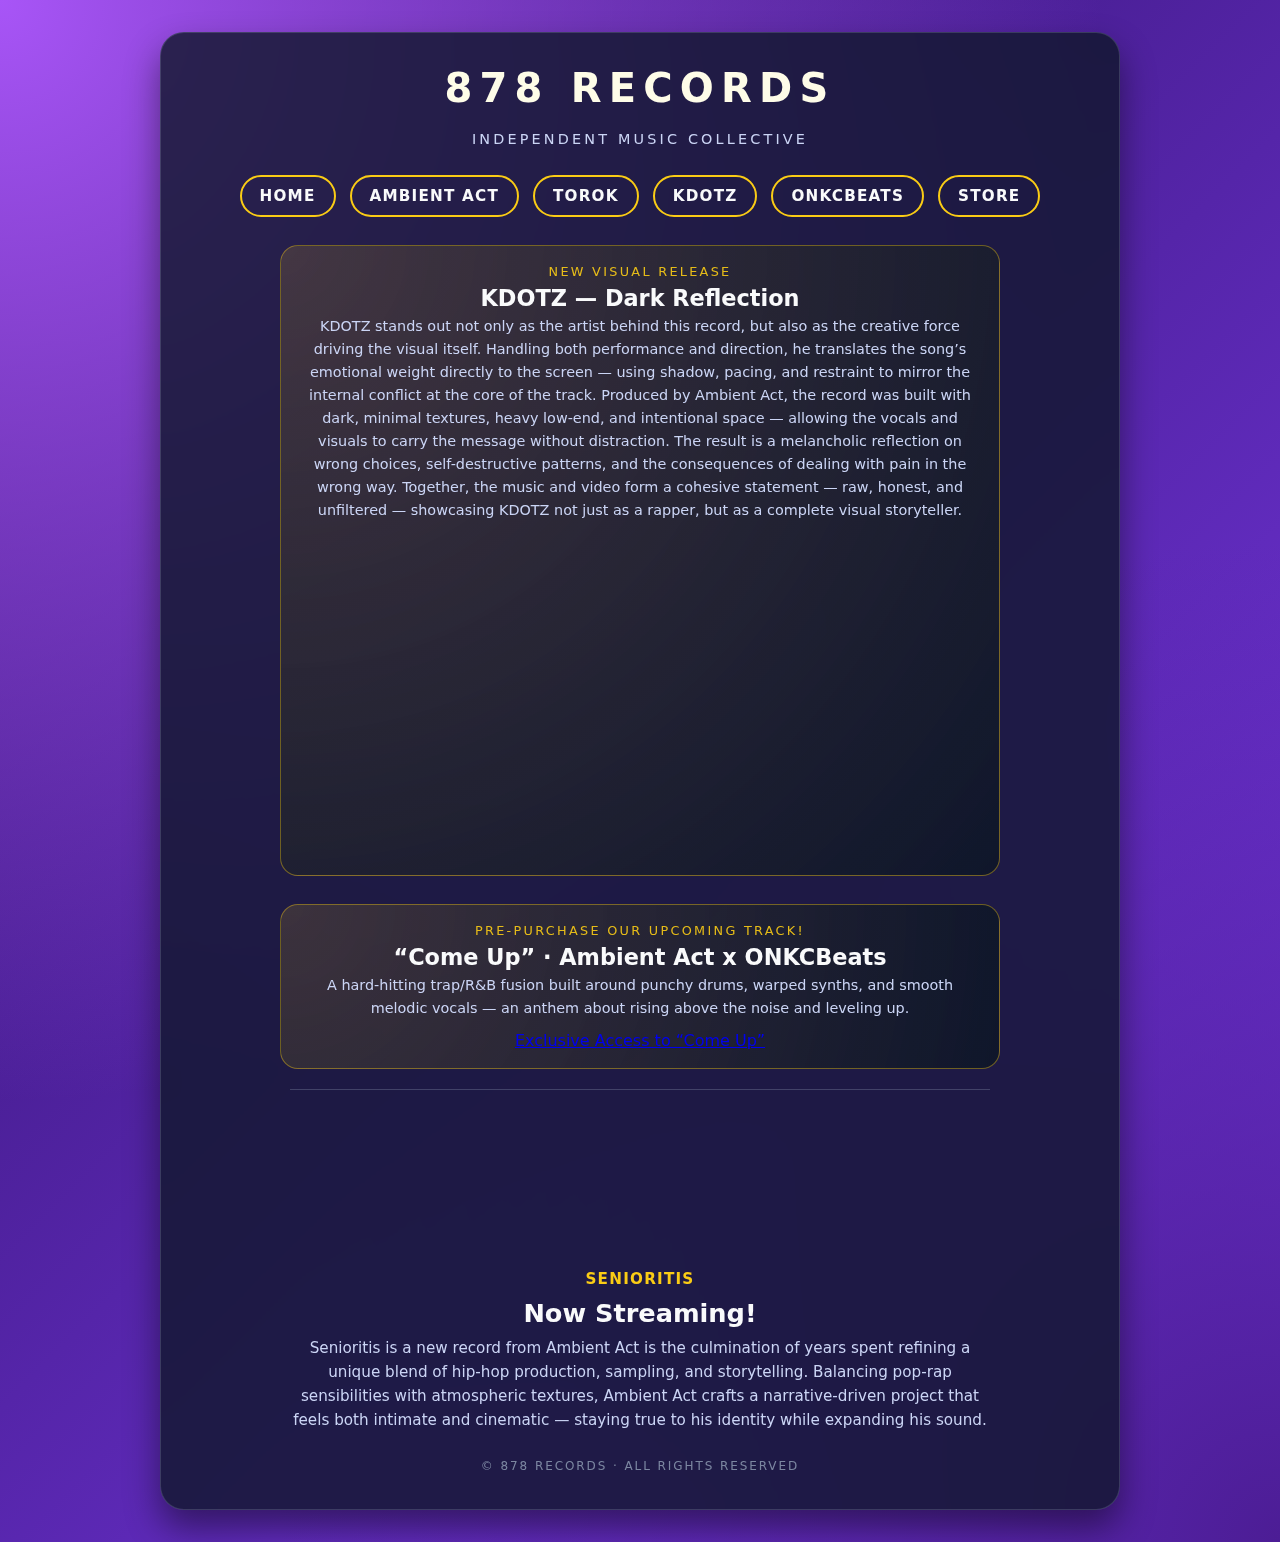
<file: index.html>
<!DOCTYPE html>
<html lang="en">
  <head>
    <meta charset="UTF-8" />
    <title>878 Records</title>
    <meta name="viewport" content="width=device-width, initial-scale=1" />
    <link rel="stylesheet" href="styles.css?v=13" />

    <!-- NEW: Simple banner styling + animation -->
    <style>
      .new-track-banner {
        margin: 28px auto 10px auto;
        max-width: 720px;
        padding: 18px 22px;
        border-radius: 18px;
        border: 1px solid rgba(250, 204, 21, 0.4);
        background: radial-gradient(circle at top left, rgba(250, 204, 21, 0.14), rgba(15, 23, 42, 0.96));
        text-align: center;
        box-shadow: 0 0 0 rgba(0, 0, 0, 0);
        animation: bannerEnter 1.1s ease-out forwards;
      }

      .new-track-tag {
        font-size: 0.8rem;
        letter-spacing: 0.18em;
        text-transform: uppercase;
        color: #facc15;
        opacity: 0.9;
        margin-bottom: 6px;
      }

      .new-track-title {
        font-size: 1.4rem;
        font-weight: 700;
        color: #f9fafb;
        margin: 4px 0;
      }

      .new-track-subtitle {
        font-size: 0.9rem;
        color: rgba(226, 232, 240, 0.92);
        margin-top: 4px;
      }

      .new-track-banner .square-buy-button {
        margin-top: 14px;
        padding-left: 22px;
        padding-right: 22px;
      }

      @keyframes bannerEnter {
        0% {
          opacity: 0;
          transform: translateY(28px) scale(0.95);
          box-shadow: 0 0 0 rgba(0, 0, 0, 0);
        }
        55% {
          opacity: 1;
          transform: translateY(-6px) scale(1.03);
          box-shadow: 0 18px 45px rgba(0, 0, 0, 0.6);
        }
        100% {
          opacity: 1;
          transform: translateY(0) scale(1);
          box-shadow: 0 10px 30px rgba(0, 0, 0, 0.55);
        }
      }
    </style>
  </head>
  <body>
    <div class="page-wrapper">
      <div class="main-card">
        <!-- Site Heading -->
        <header>
          <div class="site-title">878 Records</div>
          <div class="site-subtitle">Independent Music Collective</div>
        </header>

        <!-- Tabs -->
        <nav class="nav-tabs">
          <a class="nav-tab" href="index.html">Home</a>
          <a class="nav-tab" href="ambient-act.html">Ambient Act</a>
          <a class="nav-tab" href="torok.html">Torok</a>
          <a class="nav-tab" href="kdotz.html">KDOTZ</a>
          <a class="nav-tab" href="onkc-beats.html">ONKCBeats</a>
          <a class="nav-tab" href="store.html">Store</a>
        </nav>

        <!-- Main Content -->
        <main class="content">
      
       <!-- FEATURED KDOTZ VIDEO -->
<section class="new-track-banner">
  <div class="new-track-tag">New Visual Release</div>
  <div class="new-track-title">KDOTZ — Dark Reflection</div>

  <p class="new-track-subtitle">
   KDOTZ stands out not only as the artist behind this record, but also as the creative force
driving the visual itself. Handling both performance and direction, he translates the
song’s emotional weight directly to the screen — using shadow, pacing, and restraint
to mirror the internal conflict at the core of the track.

Produced by Ambient Act, the record was built with dark, minimal textures, heavy low-end,
and intentional space — allowing the vocals and visuals to carry the message without
distraction. The result is a melancholic reflection on wrong choices, self-destructive
patterns, and the consequences of dealing with pain in the wrong way.

Together, the music and video form a cohesive statement — raw, honest, and unfiltered —
showcasing KDOTZ not just as a rapper, but as a complete visual storyteller.

  </p>

  <!-- YouTube Embed -->
  <div style="margin-top: 16px; border-radius: 14px; overflow: hidden;">
    <iframe
      width="100%"
      height="315"
      src="https://www.youtube.com/embed/wDRYFmNaLuI"
      title="KDOTZ Official Video"
      frameborder="0"
      allow="accelerometer; autoplay; clipboard-write; encrypted-media; gyroscope; picture-in-picture"
      allowfullscreen>
    </iframe>
  </div>
</section>


          <!-- NEW FEATURED TRACK BANNER (Come Up w/ ONKC Beats) -->
          <section class="new-track-banner">
            <div class="new-track-tag">Pre-Purchase Our Upcoming Track!</div>
            <div class="new-track-title">“Come Up” · Ambient Act x ONKCBeats</div>
            <p class="new-track-subtitle">
              A hard-hitting trap/R&B fusion built around punchy drums, warped synths, and smooth melodic vocals — an anthem about rising above the noise and leveling up.
            </p>
            <a
              class="square-buy-button"
              href="store.html"
            >
              Exclusive Access to “Come Up”
            </a>
          </section>
          <div class="album-description">
  

          <div class="track-list">
            <!-- Your Embedded Player Goes Here -->
            <div class="embed-player">
              <iframe style="border-radius:12px"
                  src="https://open.spotify.com/embed/album/0xjLFluM2k8BxvQ592CvQW?utm_source=generator"
                  width="100%" height="152" frameborder="0"
                  allow="autoplay; clipboard-write; encrypted-media; fullscreen; picture-in-picture"
                  loading="lazy">
              </iframe>
            </div>
            <div class="album-streaming-tag">Senioritis</div>
  <h1>
  Now Streaming!
        </h1>
  <p class="album-text">
    Senioritis is a new record from Ambient Act is the culmination of years spent refining a unique blend 
    of hip-hop production, sampling, and storytelling. Balancing pop-rap sensibilities with 
    atmospheric textures, Ambient Act crafts a narrative-driven project that feels both intimate 
    and cinematic — staying true to his identity while expanding his sound.
  </p>
</div>
          </div>
        </main>

        <!-- Footer -->
        <footer class="footer">
          © 878 Records · All Rights Reserved
        </footer>
      </div>
    </div>
  </body>
</html>
</file>
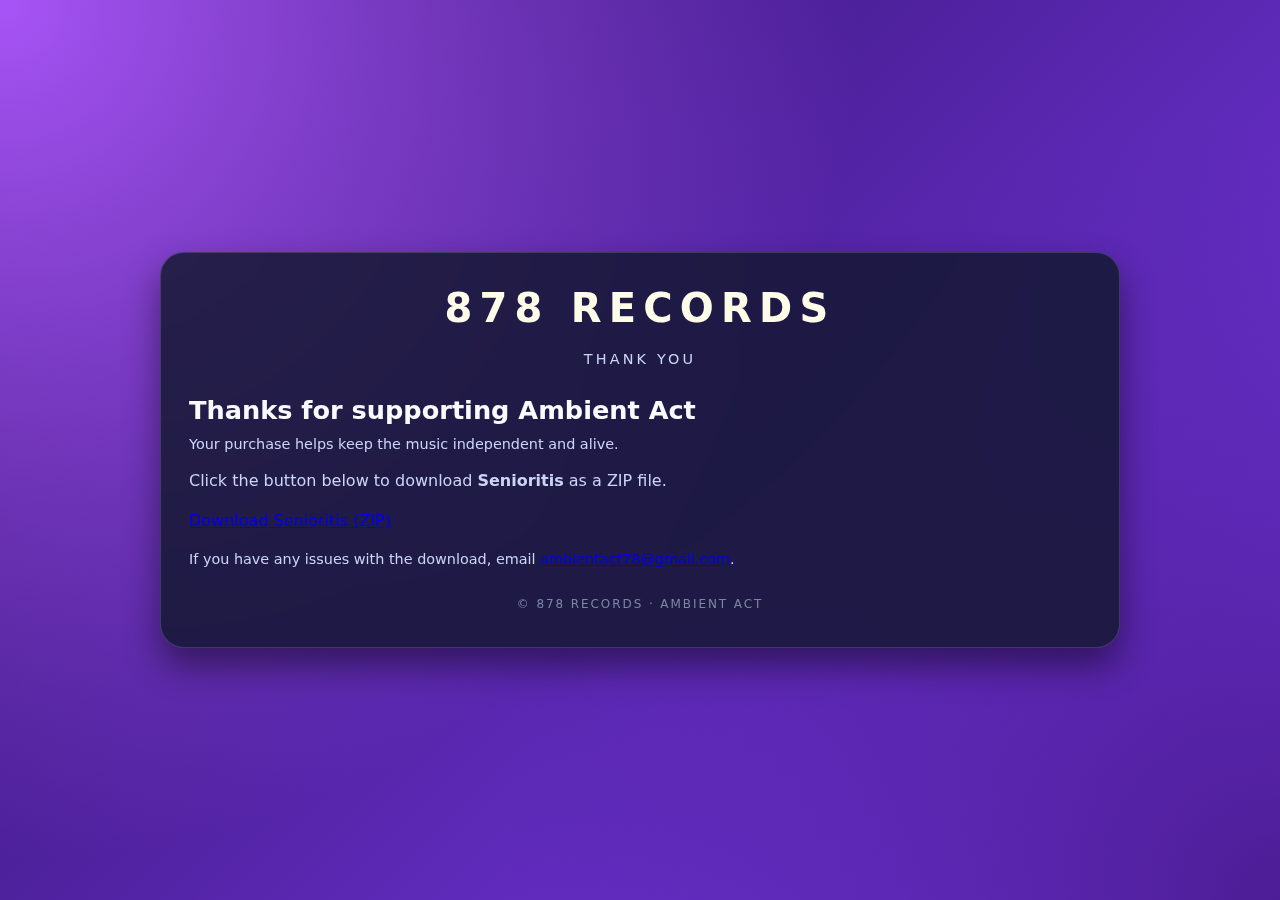
<file: download-senioritis.html>
<!DOCTYPE html>
<html lang="en">
  <head>
    <meta charset="UTF-8" />
    <title>Download Senioritis · Ambient Act</title>
    <meta name="viewport" content="width=device-width, initial-scale=1" />
    <link rel="stylesheet" href="styles.css" />
  </head>
  <body>
    <div class="page-wrapper">
      <div class="main-card">
        <header>
          <div class="site-title">878 Records</div>
          <div class="site-subtitle">Thank You</div>
        </header>

        <main class="content">
          <section>
            <h1>Thanks for supporting Ambient Act</h1>
            <p class="artist-tagline" style="margin-top: 8px;">
              Your purchase helps keep the music independent and alive.
            </p>
            <p style="margin-top: 12px;">
              Click the button below to download <strong>Senioritis</strong> as a ZIP file.
            </p>

            <div style="margin-top: 18px;">
              <a
                class="square-buy-button"
                href="Senioritis.zip"
                download
              >
                Download Senioritis (ZIP)
              </a>
            </div>

            <p class="artist-tagline" style="margin-top: 18px;">
              If you have any issues with the download, email
              <a href="mailto:ambientact78@gmail.com">ambientact78@gmail.com</a>.
            </p>
          </section>
        </main>

        <footer class="footer">
          © 878 Records · Ambient Act
        </footer>
      </div>
    </div>
  </body>
</html>
</file>
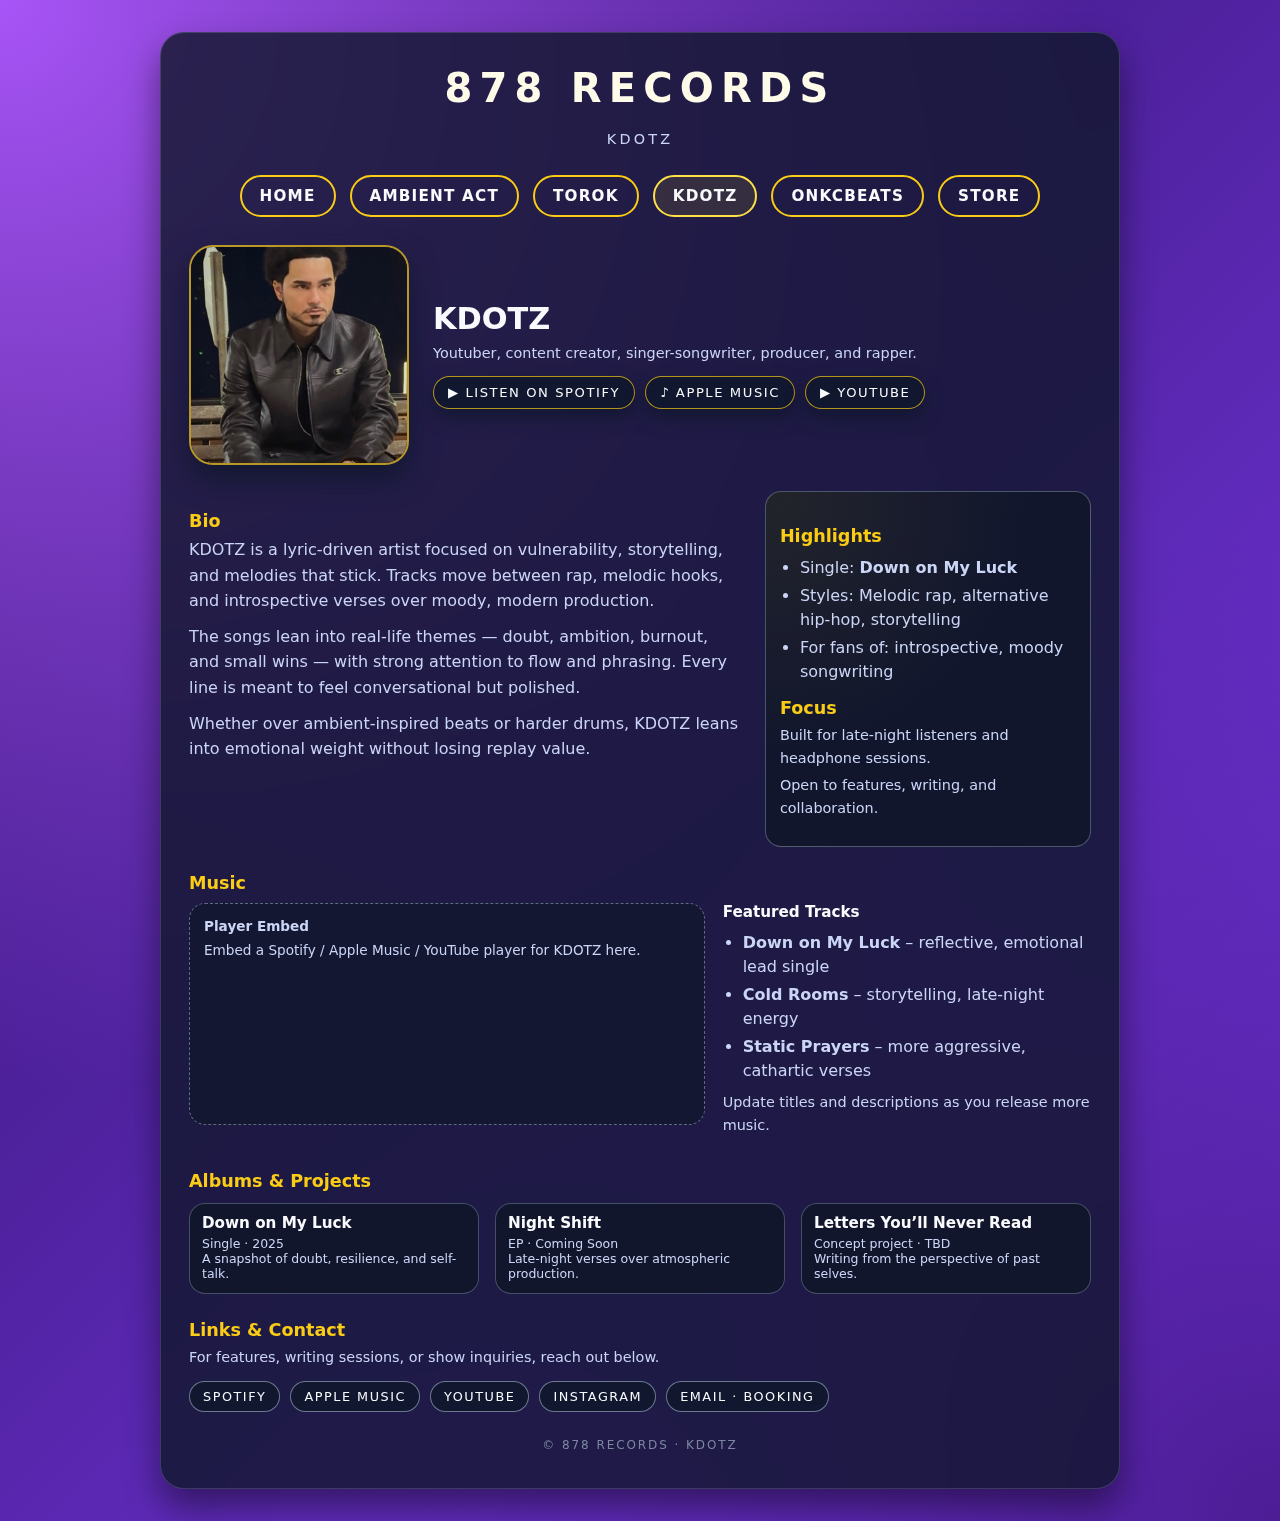
<file: kdotz.html>
<!DOCTYPE html>
<html lang="en">
  <head>
    <meta charset="UTF-8" />
    <title>KDOTZ · 878 Records</title>
    <meta name="viewport" content="width=device-width, initial-scale=1" />
    <link rel="stylesheet" href="styles.css" />
  </head>
  <body>
    <div class="page-wrapper">
      <div class="main-card">
        <!-- Site Heading -->
        <header>
          <div class="site-title">878 Records</div>
          <div class="site-subtitle">KDOTZ</div>
        </header>

        <!-- Tabs -->
        <nav class="nav-tabs">
          <a class="nav-tab" href="index.html">Home</a>
          <a class="nav-tab" href="ambient-act.html">Ambient Act</a>
          <a class="nav-tab" href="torok.html">Torok</a>
          <a class="nav-tab active" href="kdotz.html">KDOTZ</a>
          <a class="nav-tab" href="onkc-beats.html">ONKCBeats</a>
          <a class="nav-tab" href="store.html">Store</a>
        </nav>

        <!-- ===== CONTENT ===== -->
        <section class="content">
          <!-- HERO -->
          <div class="artist-hero">
            <div class="artist-photo">
              <img src="IMG_2742.jpeg" alt="KDOTZ artist photo" />
            </div>

            <div class="artist-header-text">
              <h1>KDOTZ</h1>
              <p class="artist-tagline">
                Youtuber, content creator, singer-songwriter, producer, and rapper.
              </p>

              <div class="button-row">
                <a class="chip-button" href="#" target="_blank" rel="noopener">
                  ▶ Listen on Spotify
                </a>
                <a class="chip-button" href="#" target="_blank" rel="noopener">
                  ♪ Apple Music
                </a>
                <a class="chip-button" href="https://www.youtube.com/@Kdotz" target="_blank" rel="noopener">
                  ▶ YouTube
                </a>
              </div>
            </div>
          </div>

          <!-- BIO + HIGHLIGHTS -->
          <section class="two-column">
            <div>
              <h2>Bio</h2>
              <p>
                KDOTZ is a lyric-driven artist focused on vulnerability, storytelling,
                and melodies that stick. Tracks move between rap, melodic hooks,
                and introspective verses over moody, modern production.
              </p>
              <p>
                The songs lean into real-life themes — doubt, ambition, burnout,
                and small wins — with strong attention to flow and phrasing. Every
                line is meant to feel conversational but polished.
              </p>
              <p>
                Whether over ambient-inspired beats or harder drums, KDOTZ leans
                into emotional weight without losing replay value.
              </p>
            </div>

            <aside class="info-panel">
              <h2>Highlights</h2>
              <ul>
                <li>Single: <strong>Down on My Luck</strong></li>
                <li>Styles: Melodic rap, alternative hip-hop, storytelling</li>
                <li>For fans of: introspective, moody songwriting</li>
              </ul>

              <h2 style="margin-top: 14px;">Focus</h2>
              <p class="artist-tagline" style="margin-bottom: 4px;">
                Built for late-night listeners and headphone sessions.
              </p>
              <p class="artist-tagline">
                Open to features, writing, and collaboration.
              </p>
            </aside>
          </section>

          <!-- MUSIC SECTION -->
          <section>
            <h2>Music</h2>
            <div class="embed-grid">
              <div class="embed-placeholder">
                <strong>Player Embed</strong>
                <p style="margin-top: 6px;">
                  Embed a Spotify / Apple Music / YouTube player for KDOTZ here.
                </p>
              </div>

              <div>
                <h3 style="font-size: 0.95rem; margin-bottom: 6px;">
                  Featured Tracks
                </h3>
                <ul>
                  <li><strong>Down on My Luck</strong> – reflective, emotional lead single</li>
                  <li><strong>Cold Rooms</strong> – storytelling, late-night energy</li>
                  <li><strong>Static Prayers</strong> – more aggressive, cathartic verses</li>
                </ul>
                <p style="margin-top: 8px;" class="artist-tagline">
                  Update titles and descriptions as you release more music.
                </p>
              </div>
            </div>
          </section>

          <!-- ALBUMS / PROJECTS -->
          <section style="margin-top: 24px;">
            <h2>Albums & Projects</h2>
            <div class="album-grid">
              <div class="album-card">
                <div class="album-title">Down on My Luck</div>
                <div class="album-meta">
                  Single · 2025<br />
                  A snapshot of doubt, resilience, and self-talk.
                </div>
              </div>

              <div class="album-card">
                <div class="album-title">Night Shift</div>
                <div class="album-meta">
                  EP · Coming Soon<br />
                  Late-night verses over atmospheric production.
                </div>
              </div>

              <div class="album-card">
                <div class="album-title">Letters You’ll Never Read</div>
                <div class="album-meta">
                  Concept project · TBD<br />
                  Writing from the perspective of past selves.
                </div>
              </div>
            </div>
          </section>

          <!-- LINKS / CONTACT -->
          <section style="margin-top: 26px;">
            <h2>Links & Contact</h2>
            <p class="artist-tagline">
              For features, writing sessions, or show inquiries, reach out below.
            </p>

            <div class="link-buttons">
              <a class="link-pill" href="#" target="_blank" rel="noopener">
                Spotify
              </a>
              <a class="link-pill" href="#" target="_blank" rel="noopener">
                Apple Music
              </a>
              <a class="link-pill" href="#" target="_blank" rel="noopener">
                YouTube
              </a>
              <a class="link-pill" href="#" target="_blank" rel="noopener">
                Instagram
              </a>
              <a class="link-pill" href="mailto:kdotz-booking@example.com">
                Email · Booking
              </a>
            </div>
          </section>
        </section>

        <!-- Footer -->
        <footer class="footer">
          © 878 Records · KDOTZ
        </footer>
      </div>
    </div>
  </body>
</html>
</file>
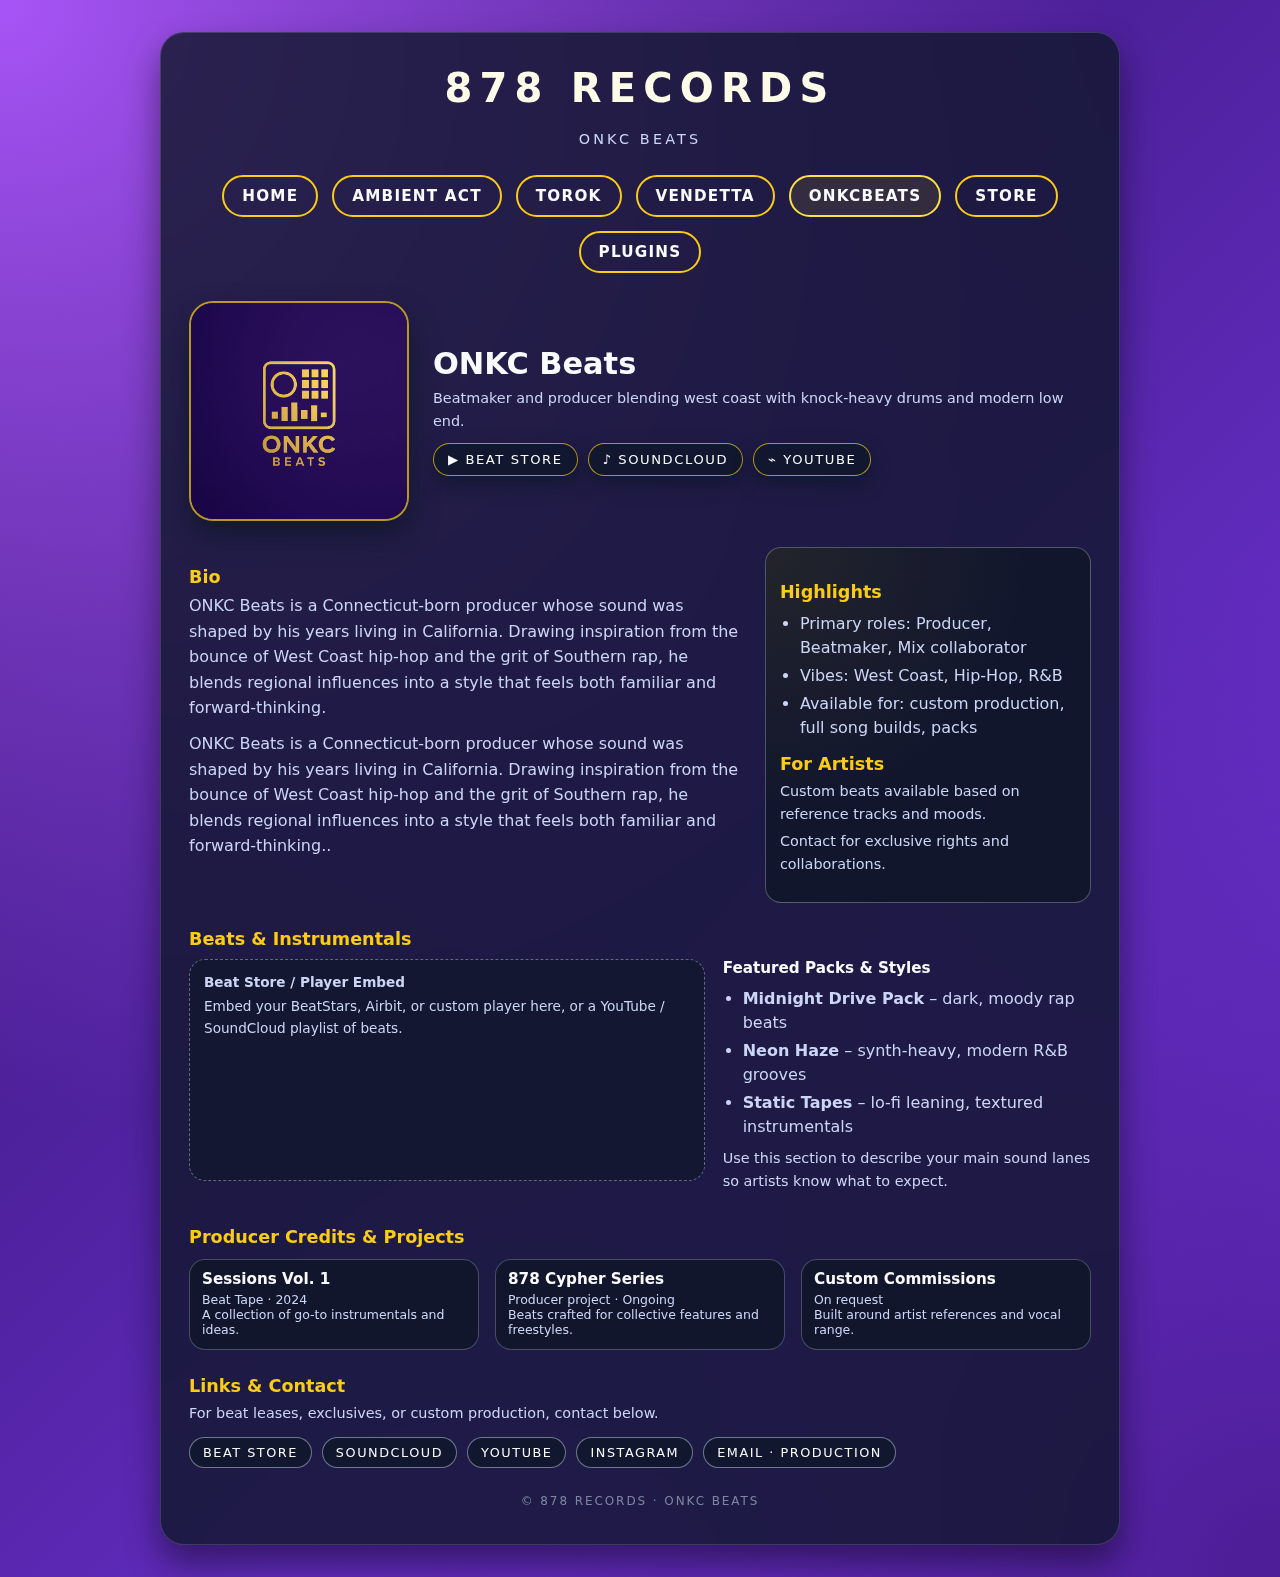
<file: onkc-beats.html>
<!DOCTYPE html>
<html lang="en">
  <head>
    <meta charset="UTF-8" />
    <title>ONKC Beats · 878 Records</title>
    <meta name="viewport" content="width=device-width, initial-scale=1" />
    <link rel="stylesheet" href="styles.css" />
  </head>
  <body>
    <div class="page-wrapper">
      <div class="main-card">
        <!-- Site Heading -->
        <header>
          <div class="site-title">878 Records</div>
          <div class="site-subtitle">ONKC Beats</div>
        </header>

        <!-- Tabs -->
        <nav class="nav-tabs">
          <a class="nav-tab" href="index.html">Home</a>
          <a class="nav-tab" href="ambient-act.html">Ambient Act</a>
          <a class="nav-tab" href="torok.html">Torok</a>
          <a class="nav-tab" href="vendetta.html">Vendetta</a>
          <a class="nav-tab active" href="onkc-beats.html">ONKCBeats</a>
          <a class="nav-tab" href="store.html">Store</a>
          <a class="nav-tab" href="plugins.html">Plugins</a>
        </nav>

        <!-- ===== CONTENT ===== -->
        <section class="content">
          <!-- HERO -->
          <div class="artist-hero">
            <div class="artist-photo">
              <img src="ONKC.png" alt="ONKC Beats artist photo" />
            </div>

            <div class="artist-header-text">
              <h1>ONKC Beats</h1>
              <p class="artist-tagline">
                Beatmaker and producer blending west coast with knock-heavy
                drums and modern low end.
              </p>

              <div class="button-row">
                <a class="chip-button" href="#" target="_blank" rel="noopener">
                  ▶ Beat Store
                </a>
                <a class="chip-button" href="https://soundcloud.com/user-477300163" target="_blank" rel="noopener">
                  ♪ SoundCloud
                </a>
                <a class="chip-button" href="#" target="_blank" rel="noopener">
                  ⌁ YouTube
                </a>
              </div>
            </div>
          </div>

          <!-- BIO + HIGHLIGHTS -->
          <section class="two-column">
            <div>
              <h2>Bio</h2>
              <p>
                ONKC Beats is a Connecticut-born producer whose sound was shaped by his years living in California.
                Drawing inspiration from the bounce of West Coast hip-hop and the grit of Southern rap, he blends regional influences into a style that feels both familiar and forward-thinking.
              </p>
              <p>
                ONKC Beats is a Connecticut-born producer whose sound was shaped by his years living in California.
                Drawing inspiration from the bounce of West Coast hip-hop and the grit of Southern rap, he blends regional influences into a style that feels both familiar and forward-thinking..
              </p>
             
            </div>

            <aside class="info-panel">
              <h2>Highlights</h2>
              <ul>
                <li>Primary roles: Producer, Beatmaker, Mix collaborator</li>
                <li>Vibes: West Coast, Hip-Hop, R&B</li>
                <li>Available for: custom production, full song builds, packs</li>
              </ul>

              <h2 style="margin-top: 14px;">For Artists</h2>
              <p class="artist-tagline" style="margin-bottom: 4px;">
                Custom beats available based on reference tracks and moods.
              </p>
              <p class="artist-tagline">
                Contact for exclusive rights and collaborations.
              </p>
            </aside>
          </section>

          <!-- MUSIC SECTION -->
          <section>
            <h2>Beats & Instrumentals</h2>
            <div class="embed-grid">
              <div class="embed-placeholder">
                <strong>Beat Store / Player Embed</strong>
                <p style="margin-top: 6px;">
                  Embed your BeatStars, Airbit, or custom player here, or a
                  YouTube / SoundCloud playlist of beats.
                </p>
              </div>

              <div>
                <h3 style="font-size: 0.95rem; margin-bottom: 6px;">
                  Featured Packs & Styles
                </h3>
                <ul>
                  <li><strong>Midnight Drive Pack</strong> – dark, moody rap beats</li>
                  <li><strong>Neon Haze</strong> – synth-heavy, modern R&amp;B grooves</li>
                  <li><strong>Static Tapes</strong> – lo-fi leaning, textured instrumentals</li>
                </ul>
                <p style="margin-top: 8px;" class="artist-tagline">
                  Use this section to describe your main sound lanes so artists
                  know what to expect.
                </p>
              </div>
            </div>
          </section>

          <!-- ALBUMS / PROJECTS -->
          <section style="margin-top: 24px;">
            <h2>Producer Credits & Projects</h2>
            <div class="album-grid">
              <div class="album-card">
                <div class="album-title">Sessions Vol. 1</div>
                <div class="album-meta">
                  Beat Tape · 2024<br />
                  A collection of go-to instrumentals and ideas.
                </div>
              </div>

              <div class="album-card">
                <div class="album-title">878 Cypher Series</div>
                <div class="album-meta">
                  Producer project · Ongoing<br />
                  Beats crafted for collective features and freestyles.
                </div>
              </div>

              <div class="album-card">
                <div class="album-title">Custom Commissions</div>
                <div class="album-meta">
                  On request<br />
                  Built around artist references and vocal range.
                </div>
              </div>
            </div>
          </section>

          <!-- LINKS / CONTACT -->
          <section style="margin-top: 26px;">
            <h2>Links & Contact</h2>
            <p class="artist-tagline">
              For beat leases, exclusives, or custom production, contact below.
            </p>

            <div class="link-buttons">
              <a class="link-pill" href="#" target="_blank" rel="noopener">
                Beat Store
              </a>
              <a class="link-pill" href="https://soundcloud.com/user-477300163" target="_blank" rel="noopener">
                SoundCloud
              </a>
              <a class="link-pill" href="#" target="_blank" rel="noopener">
                YouTube
              </a>
              <a class="link-pill" href="#" target="_blank" rel="noopener">
                Instagram
              </a>
              <a class="link-pill" href="/cdn-cgi/l/email-protection#80efeeebe3ade2e5e1f4f3c0e5f8e1edf0ece5aee3efed">
                Email · Production
              </a>
            </div>
          </section>
        </section>

        <!-- Footer -->
        <footer class="footer">
          © 878 Records · ONKC Beats
        </foote
</file>
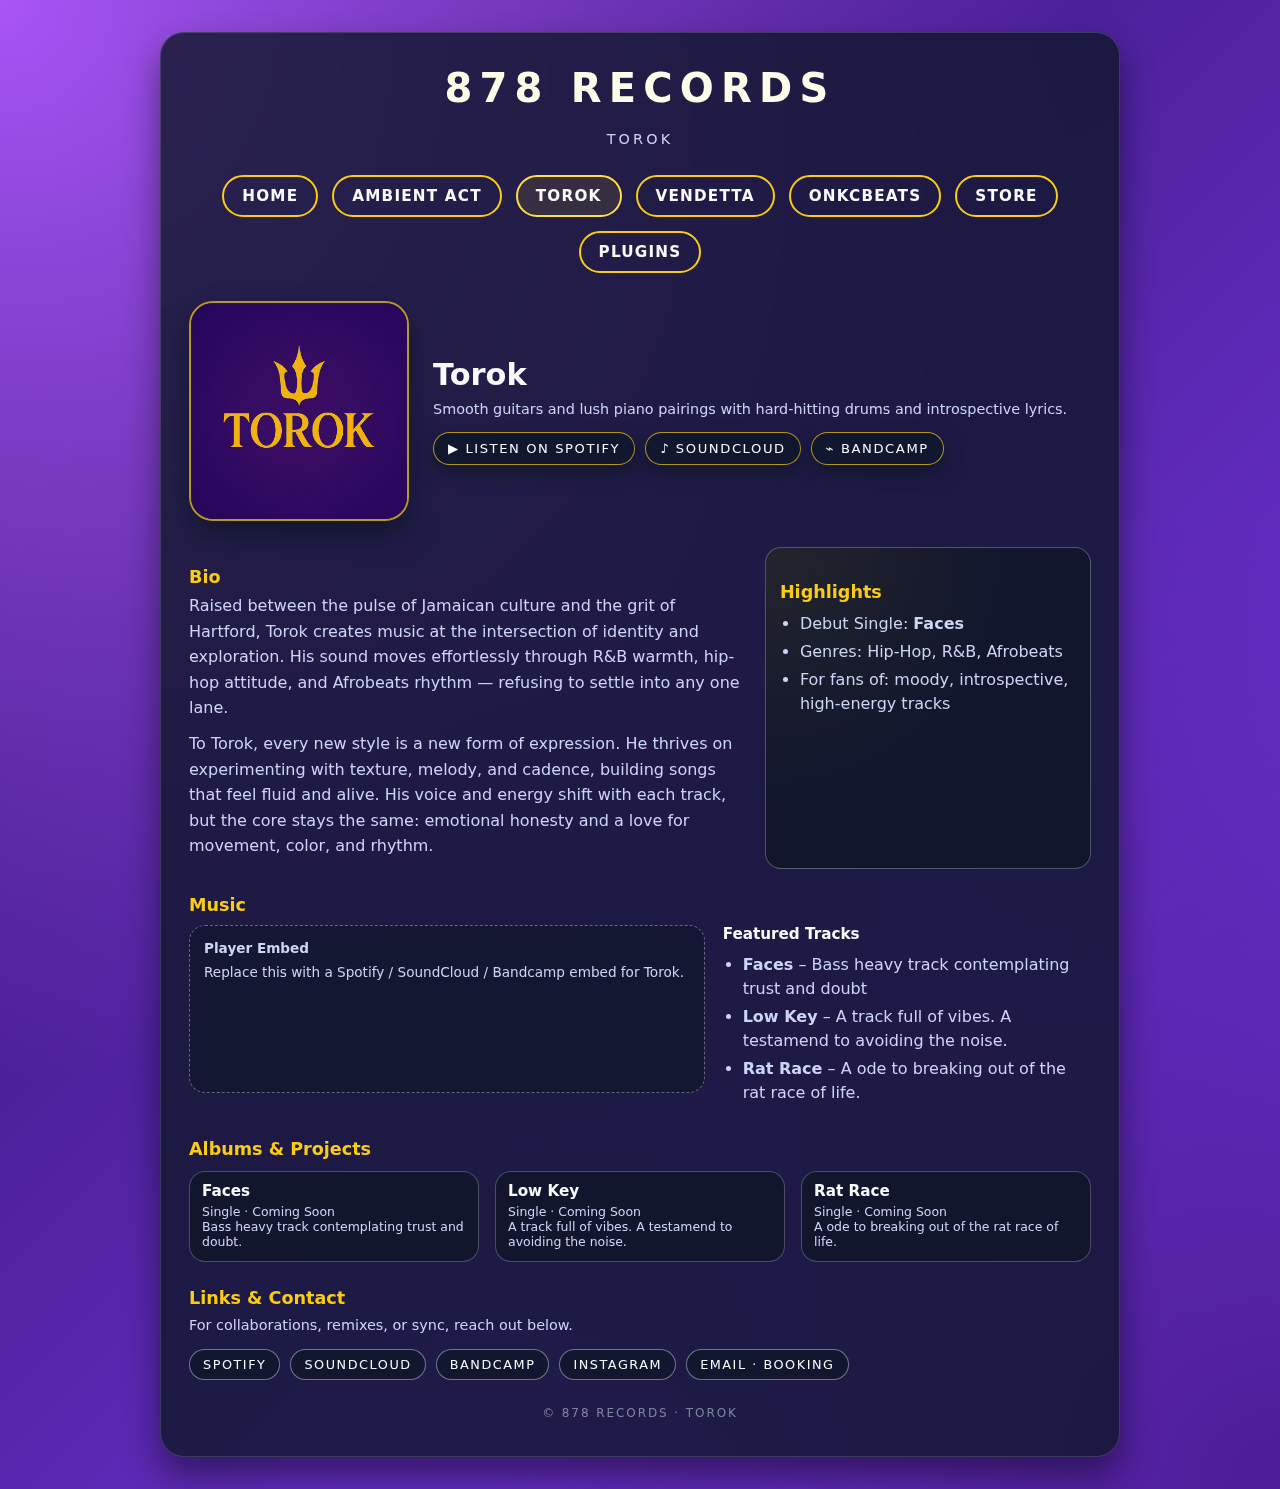
<file: torok.html>
<!DOCTYPE html>
<html lang="en">
  <head>
    <meta charset="UTF-8" />
    <title>Torok · 878 Records</title>
    <meta name="viewport" content="width=device-width, initial-scale=1" />
    <link rel="stylesheet" href="styles.css" />
  </head>
  <body>
    <div class="page-wrapper">
      <div class="main-card">
        <!-- Site Heading -->
        <header>
          <div class="site-title">878 Records</div>
          <div class="site-subtitle">Torok</div>
        </header>

        <!-- Tabs -->
        <nav class="nav-tabs">
          <a class="nav-tab" href="index.html">Home</a>
          <a class="nav-tab" href="ambient-act.html">Ambient Act</a>
          <a class="nav-tab active" href="torok.html">Torok</a>
          <a class="nav-tab" href="vendetta.html">Vendetta</a>
          <a class="nav-tab" href="onkc-beats.html">ONKCBeats</a>
          <a class="nav-tab" href="store.html">Store</a>
          <a class="nav-tab" href="plugins.html">Plugins</a>
        </nav>

        <!-- ===== CONTENT ===== -->
        <section class="content">
          <!-- HERO -->
          <div class="artist-hero">
            <div class="artist-photo">
              <img src="torok.png" alt="Torok artist photo" />
            </div>

            <div class="artist-header-text">
              <h1>Torok</h1>
              <p class="artist-tagline">
                Smooth guitars and lush piano pairings with hard-hitting drums and introspective lyrics.
              </p>

              <div class="button-row">
                <a class="chip-button" href="#" target="_blank" rel="noopener">
                  ▶ Listen on Spotify
                </a>
                <a class="chip-button" href="#" target="_blank" rel="noopener">
                  ♪ SoundCloud
                </a>
                <a class="chip-button" href="#" target="_blank" rel="noopener">
                  ⌁ Bandcamp
                </a>
              </div>
            </div>
          </div>

          <!-- BIO + HIGHLIGHTS -->
          <section class="two-column">
            <div>
              <h2>Bio</h2>
              <p>
                Raised between the pulse of Jamaican culture and the grit of Hartford, Torok creates music at the intersection of identity and exploration. 
                His sound moves effortlessly through R&B warmth, hip-hop attitude, and Afrobeats rhythm — refusing to settle into any one lane.
              </p>
              <p>
                To Torok, every new style is a new form of expression. He thrives on experimenting with texture, melody, and cadence, building songs that feel fluid and alive.
                His voice and energy shift with each track, but the core stays the same: emotional honesty and a love for movement, color, and rhythm.
              </p>
        
            </div>

            <aside class="info-panel">
              <h2>Highlights</h2>
              <ul>
                <li>Debut Single: <strong>Faces</strong></li>
                <li>Genres: Hip-Hop, R&B, Afrobeats</li>
                <li>For fans of: moody, introspective, high-energy tracks</li>
              </ul>
            </aside>
          </section>

          <!-- MUSIC SECTION -->
          <section>
            <h2>Music</h2>
            <div class="embed-grid">
              <div class="embed-placeholder">
                <strong>Player Embed</strong>
                <p style="margin-top: 6px;">
                  Replace this with a Spotify / SoundCloud / Bandcamp embed for
                  Torok.
                </p>
              </div>

              <div>
                <h3 style="font-size: 0.95rem; margin-bottom: 6px;">
                  Featured Tracks
                </h3>
                <ul>
                  <li><strong>Faces</strong> – Bass heavy track contemplating trust and doubt</li>
                  <li><strong>Low Key</strong> – A track full of vibes. A testamend to avoiding the noise.</li>
                  <li><strong>Rat Race</strong> – A ode to breaking out of the rat race of life.</li>
                </ul>
                <p style="margin-top: 8px;" class="artist-tagline">
                  
                </p>
              </div>
            </div>
          </section>

          <!-- ALBUMS / PROJECTS -->
          <section style="margin-top: 24px;">
            <h2>Albums & Projects</h2>
            <div class="album-grid">
              <div class="album-card">
                <div class="album-title">Faces</div>
                <div class="album-meta">
                  Single · Coming Soon<br />
                  Bass heavy track contemplating trust and doubt.
                </div>
              </div>

              <div class="album-card">
                <div class="album-title">Low Key</div>
                <div class="album-meta">
                  Single · Coming Soon<br />
                  A track full of vibes. A testamend to avoiding the noise.
                </div>
              </div>

              <div class="album-card">
                <div class="album-title">Rat Race</div>
                <div class="album-meta">
                  Single · Coming Soon<br />
                  A ode to breaking out of the rat race of life.
                </div>
              </div>
            </div>
          </section>

          <!-- LINKS / CONTACT -->
          <section style="margin-top: 26px;">
            <h2>Links & Contact</h2>
            <p class="artist-tagline">
              For collaborations, remixes, or sync, reach out below.
            </p>

            <div class="link-buttons">
              <a class="link-pill" href="#" target="_blank" rel="noopener">
                Spotify
              </a>
              <a class="link-pill" href="#" target="_blank" rel="noopener">
                SoundCloud
              </a>
              <a class="link-pill" href="#" target="_blank" rel="noopener">
                Bandcamp
              </a>
              <a class="link-pill" href="#" target="_blank" rel="noopener">
                Instagram
              </a>
              <a class="link-pill" href="/cdn-cgi/l/email-protection#5e2a312c3135733c3131353730391e3b263f332e323b703d3133">
                Email · Booking
              </a>
            </div>
          </section>
        </section>

        <!-- Footer -->
        <footer class="footer">
          © 878 Records · Torok
        </fo
</file>
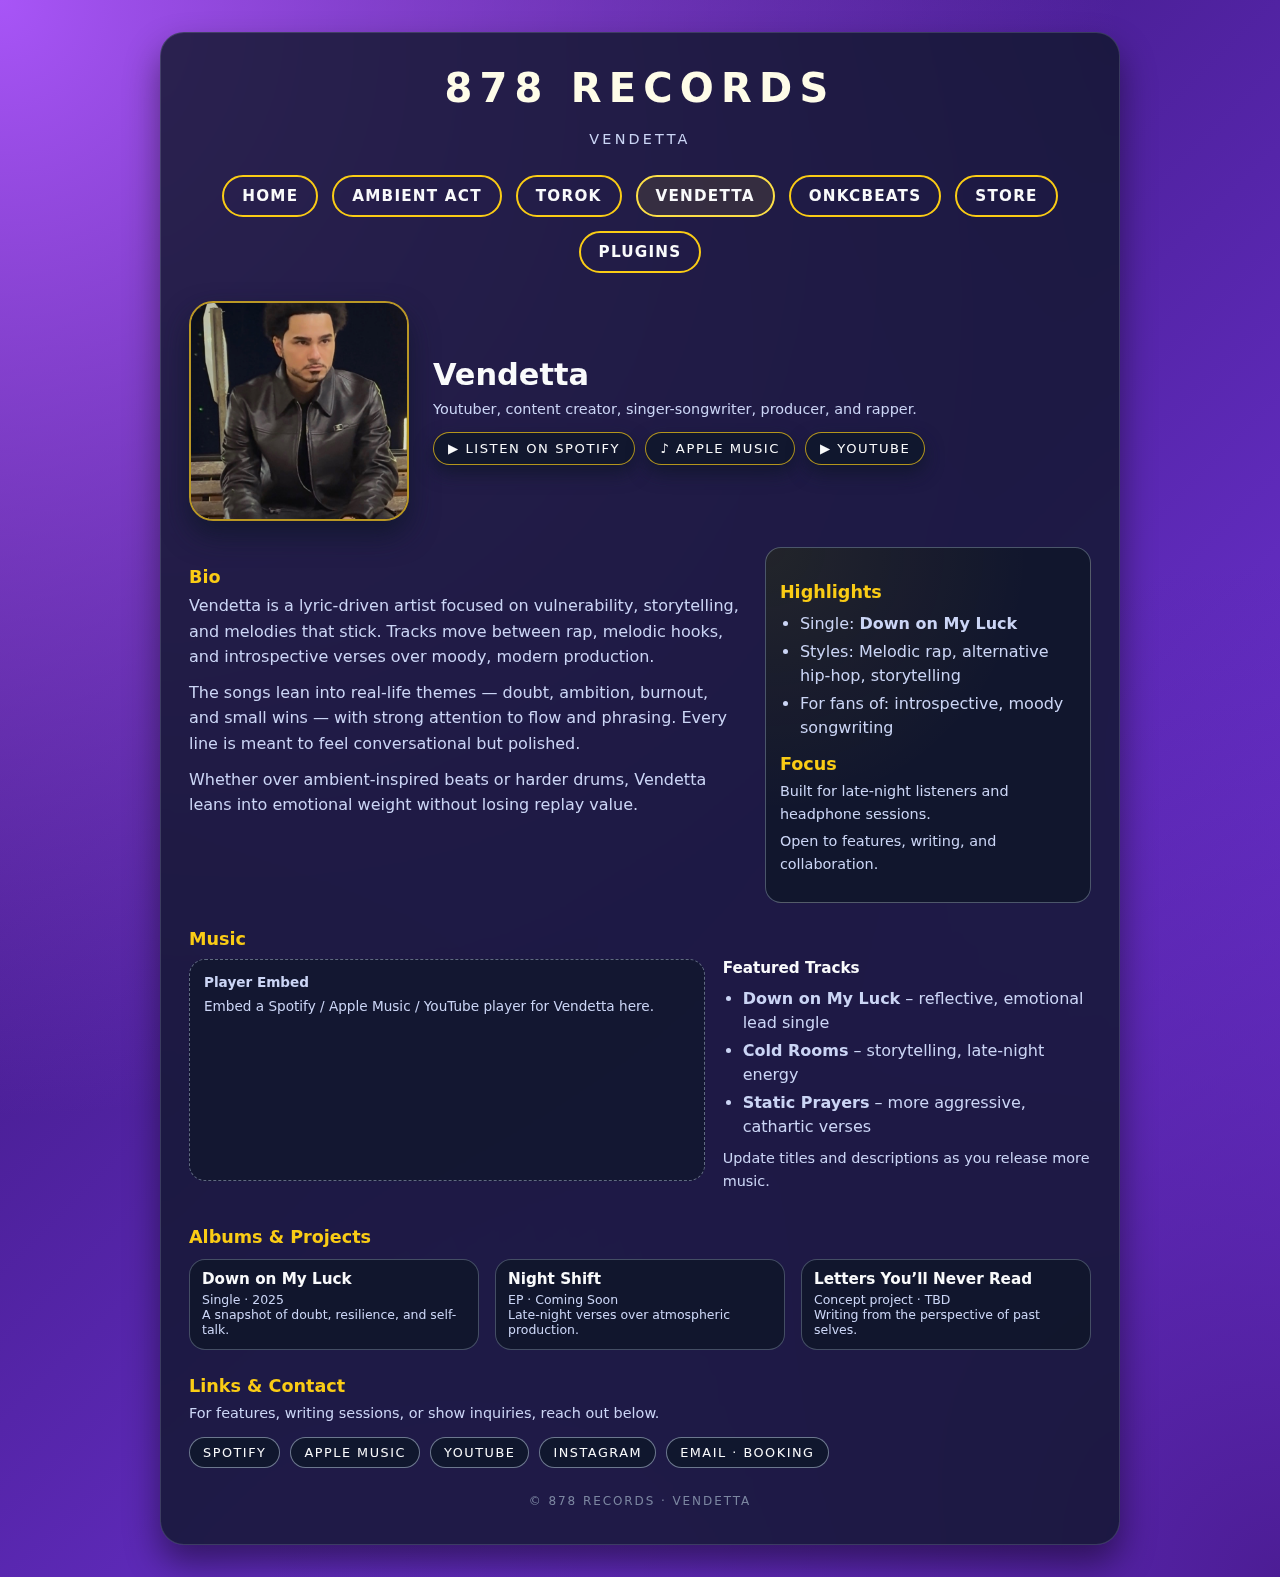
<file: vendetta.html>
<!DOCTYPE html>
<html lang="en">
  <head>
    <meta charset="UTF-8" />
    <title>Vendetta · 878 Records</title>
    <meta name="viewport" content="width=device-width, initial-scale=1" />
    <link rel="stylesheet" href="styles.css" />
  </head>
  <body>
    <div class="page-wrapper">
      <div class="main-card">
        <!-- Site Heading -->
        <header>
          <div class="site-title">878 Records</div>
          <div class="site-subtitle">Vendetta</div>
        </header>

        <!-- Tabs -->
        <nav class="nav-tabs">
          <a class="nav-tab" href="index.html">Home</a>
          <a class="nav-tab" href="ambient-act.html">Ambient Act</a>
          <a class="nav-tab" href="torok.html">Torok</a>
          <a class="nav-tab active" href="vendetta.html">Vendetta</a>
          <a class="nav-tab" href="onkc-beats.html">ONKCBeats</a>
          <a class="nav-tab" href="store.html">Store</a>
          <a class="nav-tab" href="plugins.html">Plugins</a>
        </nav>

        <!-- ===== CONTENT ===== -->
        <section class="content">
          <!-- HERO -->
          <div class="artist-hero">
            <div class="artist-photo">
              <img src="IMG_2742.jpeg" alt="Vendetta artist photo" />
            </div>

            <div class="artist-header-text">
              <h1>Vendetta</h1>
              <p class="artist-tagline">
                Youtuber, content creator, singer-songwriter, producer, and rapper.
              </p>

              <div class="button-row">
                <a class="chip-button" href="#" target="_blank" rel="noopener">
                  ▶ Listen on Spotify
                </a>
                <a class="chip-button" href="#" target="_blank" rel="noopener">
                  ♪ Apple Music
                </a>
                <a class="chip-button" href="https://www.youtube.com/@Kdotz" target="_blank" rel="noopener">
                  ▶ YouTube
                </a>
              </div>
            </div>
          </div>

          <!-- BIO + HIGHLIGHTS -->
          <section class="two-column">
            <div>
              <h2>Bio</h2>
              <p>
                Vendetta is a lyric-driven artist focused on vulnerability, storytelling,
                and melodies that stick. Tracks move between rap, melodic hooks,
                and introspective verses over moody, modern production.
              </p>
              <p>
                The songs lean into real-life themes — doubt, ambition, burnout,
                and small wins — with strong attention to flow and phrasing. Every
                line is meant to feel conversational but polished.
              </p>
              <p>
                Whether over ambient-inspired beats or harder drums, Vendetta leans
                into emotional weight without losing replay value.
              </p>
            </div>

            <aside class="info-panel">
              <h2>Highlights</h2>
              <ul>
                <li>Single: <strong>Down on My Luck</strong></li>
                <li>Styles: Melodic rap, alternative hip-hop, storytelling</li>
                <li>For fans of: introspective, moody songwriting</li>
              </ul>

              <h2 style="margin-top: 14px;">Focus</h2>
              <p class="artist-tagline" style="margin-bottom: 4px;">
                Built for late-night listeners and headphone sessions.
              </p>
              <p class="artist-tagline">
                Open to features, writing, and collaboration.
              </p>
            </aside>
          </section>

          <!-- MUSIC SECTION -->
          <section>
            <h2>Music</h2>
            <div class="embed-grid">
              <div class="embed-placeholder">
                <strong>Player Embed</strong>
                <p style="margin-top: 6px;">
                  Embed a Spotify / Apple Music / YouTube player for Vendetta here.
                </p>
              </div>

              <div>
                <h3 style="font-size: 0.95rem; margin-bottom: 6px;">
                  Featured Tracks
                </h3>
                <ul>
                  <li><strong>Down on My Luck</strong> – reflective, emotional lead single</li>
                  <li><strong>Cold Rooms</strong> – storytelling, late-night energy</li>
                  <li><strong>Static Prayers</strong> – more aggressive, cathartic verses</li>
                </ul>
                <p style="margin-top: 8px;" class="artist-tagline">
                  Update titles and descriptions as you release more music.
                </p>
              </div>
            </div>
          </section>

          <!-- ALBUMS / PROJECTS -->
          <section style="margin-top: 24px;">
            <h2>Albums & Projects</h2>
            <div class="album-grid">
              <div class="album-card">
                <div class="album-title">Down on My Luck</div>
                <div class="album-meta">
                  Single · 2025<br />
                  A snapshot of doubt, resilience, and self-talk.
                </div>
              </div>

              <div class="album-card">
                <div class="album-title">Night Shift</div>
                <div class="album-meta">
                  EP · Coming Soon<br />
                  Late-night verses over atmospheric production.
                </div>
              </div>

              <div class="album-card">
                <div class="album-title">Letters You’ll Never Read</div>
                <div class="album-meta">
                  Concept project · TBD<br />
                  Writing from the perspective of past selves.
                </div>
              </div>
            </div>
          </section>

          <!-- LINKS / CONTACT -->
          <section style="margin-top: 26px;">
            <h2>Links & Contact</h2>
            <p class="artist-tagline">
              For features, writing sessions, or show inquiries, reach out below.
            </p>

            <div class="link-buttons">
              <a class="link-pill" href="#" target="_blank" rel="noopener">
                Spotify
              </a>
              <a class="link-pill" href="#" target="_blank" rel="noopener">
                Apple Music
              </a>
              <a class="link-pill" href="#" target="_blank" rel="noopener">
                YouTube
              </a>
              <a class="link-pill" href="#" target="_blank" rel="noopener">
                Instagram
              </a>
              <a class="link-pill" href="/cdn-cgi/l/email-protection#107b747f646a3d727f7f7b797e77507568717d607c753e737f7d">
                Email · Booking
              </a>
            </div>
          </section>
        </section>

        <!-- Footer -->
        <footer class="footer">
          © 878 Records · Vendetta
        </fo
</file>
<file: styles.css>
/* ========= Global Styles for 878 Records ========= */

/* Reset-ish */
* {
  margin: 0;
  padding: 0;
  box-sizing: border-box;
}

/* Color system */
:root {
  --bg-gradient-start: #2e1065;  /* deep royal purple */
  --bg-gradient-end:   #7c3aed;  /* bright royal purple */
  --tab-border:        #facc15;  /* yellow */
  --tab-bg-active:     rgba(250, 204, 21, 0.1); /* subtle yellow tint */
  --card-bg:           rgba(15, 23, 42, 0.8);   /* dark glass card */
  --text-main:         #f9fafb;  /* near white */
  --text-muted:        #cbd5f5;
  --accent:            #facc15;
  --shadow-soft:       0 18px 35px rgba(0, 0, 0, 0.45);
}

/* Full-page background */
body {
  min-height: 100vh;
  font-family: system-ui, -apple-system, BlinkMacSystemFont, "SF Pro Text",
    "Segoe UI", sans-serif;
  color: var(--text-main);
  background: radial-gradient(circle at top left, #a855f7 0, transparent 55%),
              radial-gradient(circle at bottom right, #4c1d95 0, transparent 50%),
              linear-gradient(135deg, var(--bg-gradient-start), var(--bg-gradient-end));
  display: flex;
  justify-content: center;
  align-items: center;
  padding: 32px 16px;
}

/* Centered content container */
.page-wrapper {
  width: 100%;
  max-width: 960px;
}

/* "Card" that holds content */
.main-card {
  background: var(--card-bg);
  border-radius: 24px;
  padding: 32px 28px 36px;
  box-shadow: var(--shadow-soft);
  border: 1px solid rgba(148, 163, 184, 0.25);
  backdrop-filter: blur(14px);
}

/* Header / title */
.site-title {
  text-align: center;
  font-size: 2.5rem;
  letter-spacing: 0.18em;
  text-transform: uppercase;
  font-weight: 700;
  margin-bottom: 20px;
  color: #fefce8;
}

.site-subtitle {
  text-align: center;
  font-size: 0.9rem;
  color: var(--text-muted);
  letter-spacing: 0.22em;
  text-transform: uppercase;
  margin-bottom: 28px;
}

/* Navigation tabs */
.nav-tabs {
  display: flex;
  justify-content: center;
  gap: 14px;
  flex-wrap: wrap;
  margin-bottom: 28px;
}

.nav-tab {
  text-decoration: none;
  padding: 10px 18px;
  border-radius: 999px;
  border: 2px solid var(--tab-border);
  color: var(--text-main);
  font-size: 0.95rem;
  letter-spacing: 0.08em;
  text-transform: uppercase;
  font-weight: 600;
  background: transparent;
  transition:
    background 0.18s ease,
    transform 0.18s ease,
    box-shadow 0.18s ease,
    border-color 0.18s ease;
}

.nav-tab:hover {
  background: rgba(250, 204, 21, 0.12); /* light yellow glow */
  transform: translateY(-1px);
  box-shadow: 0 10px 20px rgba(15, 23, 42, 0.7);
}

/* Active tab (for current page) */
.nav-tab.active {
  background: var(--tab-bg-active);
  border-color: #fde047; /* slightly brighter yellow */
}

/* Main content area */
.content {
  margin-top: 12px;
}

/* Headings in content */
.content h1 {
  font-size: 1.6rem;
  margin-bottom: 8px;
}

.content h2 {
  font-size: 1.1rem;
  margin-top: 20px;
  margin-bottom: 6px;
  color: var(--accent);
}

/* Paragraphs */
.content p {
  color: var(--text-muted);
  line-height: 1.6;
  margin-bottom: 10px;
}

/* Simple list styling */
.content ul {
  margin: 10px 0 4px 20px;
  color: var(--text-muted);
  line-height: 1.5;
}

.content li {
  margin-bottom: 4px;
}

/* Section for track list / embeds later */
.track-list {
  margin-top: 14px;
  padding-top: 10px;
  border-top: 1px solid rgba(148, 163, 184, 0.3);
}

/* Footer */
.footer {
  margin-top: 26px;
  font-size: 0.75rem;
  text-align: center;
  color: rgba(148, 163, 184, 0.8);
  letter-spacing: 0.16em;
  text-transform: uppercase;
}

/* Responsive tweaks */
@media (max-width: 600px) {
  .main-card {
    padding: 22px 18px 26px;
  }

  .site-title {
    font-size: 2rem;
  }

  .nav-tab {
    justify-content: center;
    text-align: center;
  }
}
/* ========= Ambient Act Artist Page Layout ========= */

/* Hero: image + name + buttons */
.artist-hero {
  display: grid;
  grid-template-columns: 220px 1fr;
  gap: 24px;
  align-items: center;
  margin-bottom: 26px;
}

/* Artist image container */
.artist-photo {
  width: 100%;
  max-width: 220px;
  aspect-ratio: 1 / 1;
  border-radius: 24px;
  overflow: hidden;
  border: 2px solid rgba(250, 204, 21, 0.7);
  box-shadow: 0 14px 28px rgba(15, 23, 42, 0.8);
}

.artist-photo img {
  width: 100%;
  height: 100%;
  object-fit: cover;
}

/* Text next to the image */
.artist-header-text h1 {
  font-size: 1.9rem;
  margin-bottom: 6px;
}

.artist-tagline {
  font-size: 0.9rem;
  color: var(--text-muted);
  margin-bottom: 14px;
}

/* Listen / follow buttons */
.button-row {
  display: flex;
  flex-wrap: wrap;
  gap: 10px;
}

.chip-button {
  display: inline-flex;
  align-items: center;
  gap: 8px;
  padding: 8px 14px;
  border-radius: 999px;
  border: 1px solid rgba(250, 204, 21, 0.7);
  font-size: 0.82rem;
  text-transform: uppercase;
  letter-spacing: 0.12em;
  text-decoration: none;
  color: var(--text-main);
  background: rgba(15, 23, 42, 0.85);
  box-shadow: 0 8px 18px rgba(15, 23, 42, 0.8);
  transition: transform 0.15s ease, box-shadow 0.15s ease, background 0.15s ease;
}

.chip-button:hover {
  transform: translateY(-1px);
  background: rgba(250, 204, 21, 0.08);
  box-shadow: 0 14px 28px rgba(15, 23, 42, 0.9);
}

/* Two-column section for bio + highlights */
.two-column {
  display: grid;
  grid-template-columns: 2.2fr 1.3fr;
  gap: 24px;
  margin-top: 10px;
  margin-bottom: 26px;
}

/* Box for the right column callouts */
.info-panel {
  padding: 14px 14px 16px;
  border-radius: 16px;
  border: 1px solid rgba(148, 163, 184, 0.45);
  background: radial-gradient(circle at top left, rgba(250, 204, 21, 0.08), transparent 55%),
              rgba(15, 23, 42, 0.9);
}

/* Music / embed section */
.embed-grid {
  margin-top: 10px;
  display: grid;
  grid-template-columns: minmax(0, 1.4fr) minmax(0, 1fr);
  gap: 18px;
}

/* Fake embed box (replace with real iframe later) */
.embed-placeholder {
  border-radius: 16px;
  border: 1px dashed rgba(148, 163, 184, 0.6);
  padding: 14px 14px 16px;
  background: rgba(15, 23, 42, 0.7);
  font-size: 0.85rem;
  color: var(--text-muted);
}

/* Album / project card grid */
.album-grid {
  display: grid;
  grid-template-columns: repeat(3, minmax(0, 1fr));
  gap: 16px;
  margin-top: 12px;
}

.album-card {
  border-radius: 16px;
  padding: 10px 12px 12px;
  background: rgba(15, 23, 42, 0.9);
  border: 1px solid rgba(148, 163, 184, 0.4);
}

.album-title {
  font-size: 0.95rem;
  font-weight: 600;
  margin-bottom: 4px;
}

.album-meta {
  font-size: 0.78rem;
  color: var(--text-muted);
}

/* Link buttons (socials etc.) */
.link-buttons {
  margin-top: 12px;
  display: flex;
  flex-wrap: wrap;
  gap: 10px;
}

.link-pill {
  text-decoration: none;
  font-size: 0.8rem;
  letter-spacing: 0.12em;
  text-transform: uppercase;
  padding: 7px 13px;
  border-radius: 999px;
  border: 1px solid rgba(148, 163, 184, 0.7);
  color: var(--text-main);
  background: rgba(15, 23, 42, 0.85);
  transition: background 0.15s ease, transform 0.15s ease;
}

.link-pill:hover {
  background: rgba(250, 204, 21, 0.09);
  transform: translateY(-1px);
}

/* Responsive tweaks for artist page */
@media (max-width: 800px) {
  .artist-hero {
    grid-template-columns: 1fr;
    justify-items: center;
    text-align: center;
  }

  .artist-header-text h1 {
    margin-top: 10px;
  }

  .two-column {
    grid-template-columns: 1fr;
  }

  .embed-grid {
    grid-template-columns: 1fr;
  }

  .album-grid {
    grid-template-columns: repeat(2, minmax(0, 1fr));
  }
}

@media (max-width: 480px) {
  .album-grid {
    grid-template-columns: 1fr;
  }
}
/* Clean, modern styling for embedded players */
.embed-player {
  padding: 0;
  margin-bottom: 18px;
}

.embed-player iframe {
  width: 100%;
  border-radius: 14px;
  display: block;
  margin: 0;
}
.embed-placeholder {
  margin-bottom: 22px;
}
/* ===== Store product cards ===== */
.product-grid {
  display: grid;
  grid-template-columns: repeat(auto-fit, minmax(260px, 1fr));
  gap: 18px;
  margin-top: 12px;
}

.product-card {
  background: radial-gradient(circle at top left, rgba(124, 58, 237, 0.35), rgba(15, 23, 42, 0.98));
  border-radius: 20px;
  padding: 16px 16px 14px;
  border: 1px solid rgba(250, 204, 21, 0.35); /* soft gold frame */
  box-shadow: 0 18px 40px rgba(15, 23, 42, 0.85);
  display: flex;
  flex-direction: column;
  justify-content: space-between;
  min-height: 170px;
}

.product-title {
  font-weight: 600;
  font-size: 0.98rem;
  letter-spacing: 0.02em;
  color: #fefce8;
  margin-bottom: 6px;
}

.product-meta {
  font-size: 0.8rem;
  line-height: 1.4;
  color: rgba(226, 232, 240, 0.88);
}

.product-footer {
  margin-top: 14px;
  display: flex;
  align-items: center;
  justify-content: space-between;
  gap: 10px;
}

.product-price {
  font-weight: 600;
  font-size: 0.9rem;
  color: #facc15; /* gold */
}
.home-intro {
  text-align: center;
  margin-bottom: 20px;
}

.home-intro h1 {
  font-size: 2rem;
  font-weight: 700;
  color: #f9fafb;
  margin-top: 10px;
  margin-bottom: 6px;
}
.album-description {
  margin: 20px auto 14px auto;
  max-width: 700px;
  text-align: center;
}

.album-streaming-tag {
  font-size: 0.95rem;
  letter-spacing: 0.08em;
  text-transform: uppercase;
  color: #facc15;
  margin-bottom: 10px;
  font-weight: 600;
}

.album-text {
  font-size: 0.95rem;
  color: rgba(229, 231, 235, 0.92);
  line-height: 1.55;
  margin-top: 8px;
}
/* ========= Mobile nav layout (2-column pills) ========= */
@media (max-width: 640px) {
  .nav-tabs {
    display: grid;
    grid-template-columns: repeat(2, minmax(0, 1fr));
    gap: 10px;
    justify-content: center;
    margin-top: 10px;
  }

  .nav-tab {
    width: 100%;
    max-width: 150px;      /* keeps the pill look */
    padding: 8px 10px;     /* less tall */
    font-size: 0.8rem;     /* smaller text on phone */
  }
  
}
/* ===== Store: service card (match track cards) ===== */
.service-card {
  background: radial-gradient(circle at top left, rgba(124, 58, 237, 0.35), rgba(15, 23, 42, 0.98));
  border-radius: 20px;
  padding: 16px 16px 14px;
  border: 1px solid rgba(250, 204, 21, 0.35);
  box-shadow: 0 18px 40px rgba(15, 23, 42, 0.85);
  margin-top: 10px;
  margin-bottom: 18px;
}

.service-title {
  font-weight: 600;
  font-size: 0.98rem;
  letter-spacing: 0.02em;
  color: #fefce8;
  margin-bottom: 6px;
}

.service-meta {
  font-size: 0.9rem;
  line-height: 1.5;
  color: rgba(226, 232, 240, 0.88);
}

.service-footer {
  margin-top: 14px;
  display: flex;
  align-items: center;
  justify-content: space-between;
  gap: 10px;
}

.service-price {
  font-weight: 600;
  font-size: 0.9rem;
  color: #facc15;
}
</file>
